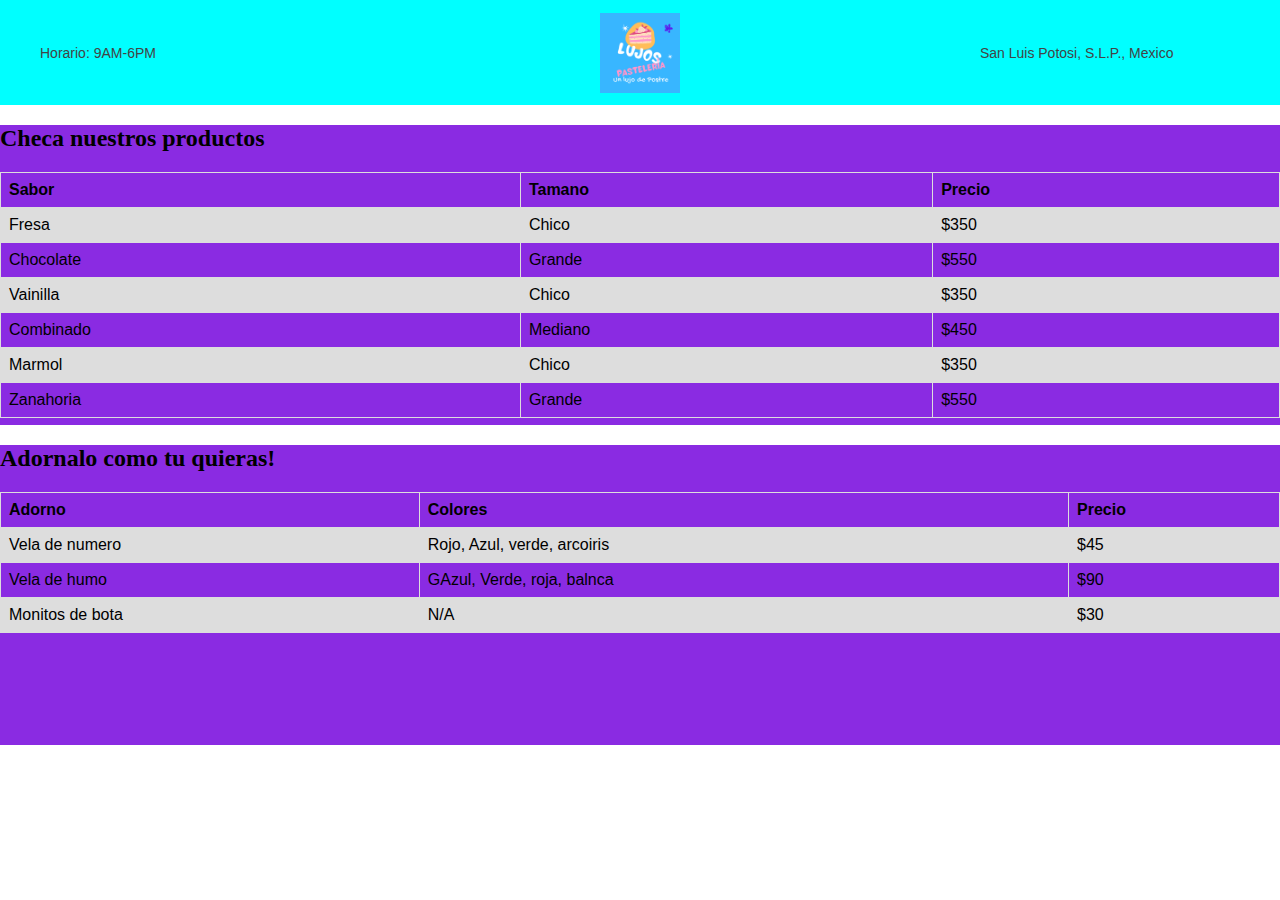
<file: HTML-FrontEnd/Index.html>
<!DOCTYPE html>
<html lang="en">
<head>
    <meta charset="UTF-8">
    <meta http-equiv="X-UA-Compatible" content="IE=edge">
    <meta name="viewport" content="width=device-width, initial-scale=1.0">
    <title>Lujos Pasteleria</title>
    <link href="estilosIndex.css" rel="stylesheet" type="text/css">
</head>
<body>
    <div class="encabezado">
        <div class="containerEncabezado">
          <nav class="informacion">
            <div class="direccion">
              Horario: 9AM-6PM
            </div>
          </nav>
          <nav class="informacion" style="justify-content: center">
            <img src="logo.png" width="80px" height="80px"/>
          </nav>
          <nav class="informacion">
            <div
              class="far fa-clock"
              style="
                margin-left: 135px;
                margin-right: 5px;
                color: #cbcbcb;
                font-size: 20px;
              "
            ></div>
            <div style="white-space: nowrap" class="direccion">
              San Luis Potosi, S.L.P., Mexico
            </div>
          </nav>
        </div>
    </div>
    <div class="contenido">
        <h2>Checa nuestros productos</h2>
        <table>
            <tr>
              <th>Sabor</th>
              <th>Tamano</th>
              <th>Precio</th>
            </tr>
            <tr>
              <td>Fresa</td>
              <td>Chico</td>
              <td>$350</td>
            </tr>
            <tr>
                <td>Chocolate</td>
                <td>Grande</td>
                <td>$550</td>
            </tr>
            <tr>
                <td>Vainilla</td>
                <td>Chico</td>
                <td>$350</td>
            </tr>
            <tr>
                <td>Combinado</td>
                <td>Mediano</td>
                <td>$450</td>
            </tr>
            <tr>
                <td>Marmol</td>
                <td>Chico</td>
                <td>$350</td>
            </tr>
            <tr>
                <td>Zanahoria</td>
                <td>Grande</td>
                <td>$550</td>
            </tr>
          </table>
    </div>
    <div class="contenido">
        <h2>Adornalo como tu quieras!</h2>
        <table>
            <tr>
              <th>Adorno</th>
              <th>Colores</th>
              <th>Precio</th>
            </tr>
            <tr>
              <td>Vela de numero</td>
              <td>Rojo, Azul, verde, arcoiris</td>
              <td>$45</td>
            </tr>
            <tr>
                <td>Vela de humo</td>
                <td>GAzul, Verde, roja, balnca</td>
                <td>$90</td>
            </tr>
            <tr>
                <td>Monitos de bota</td>
                <td>N/A</td>
                <td>$30</td>
            </tr>
          </table>
    </div>
</body>
</html>
</file>
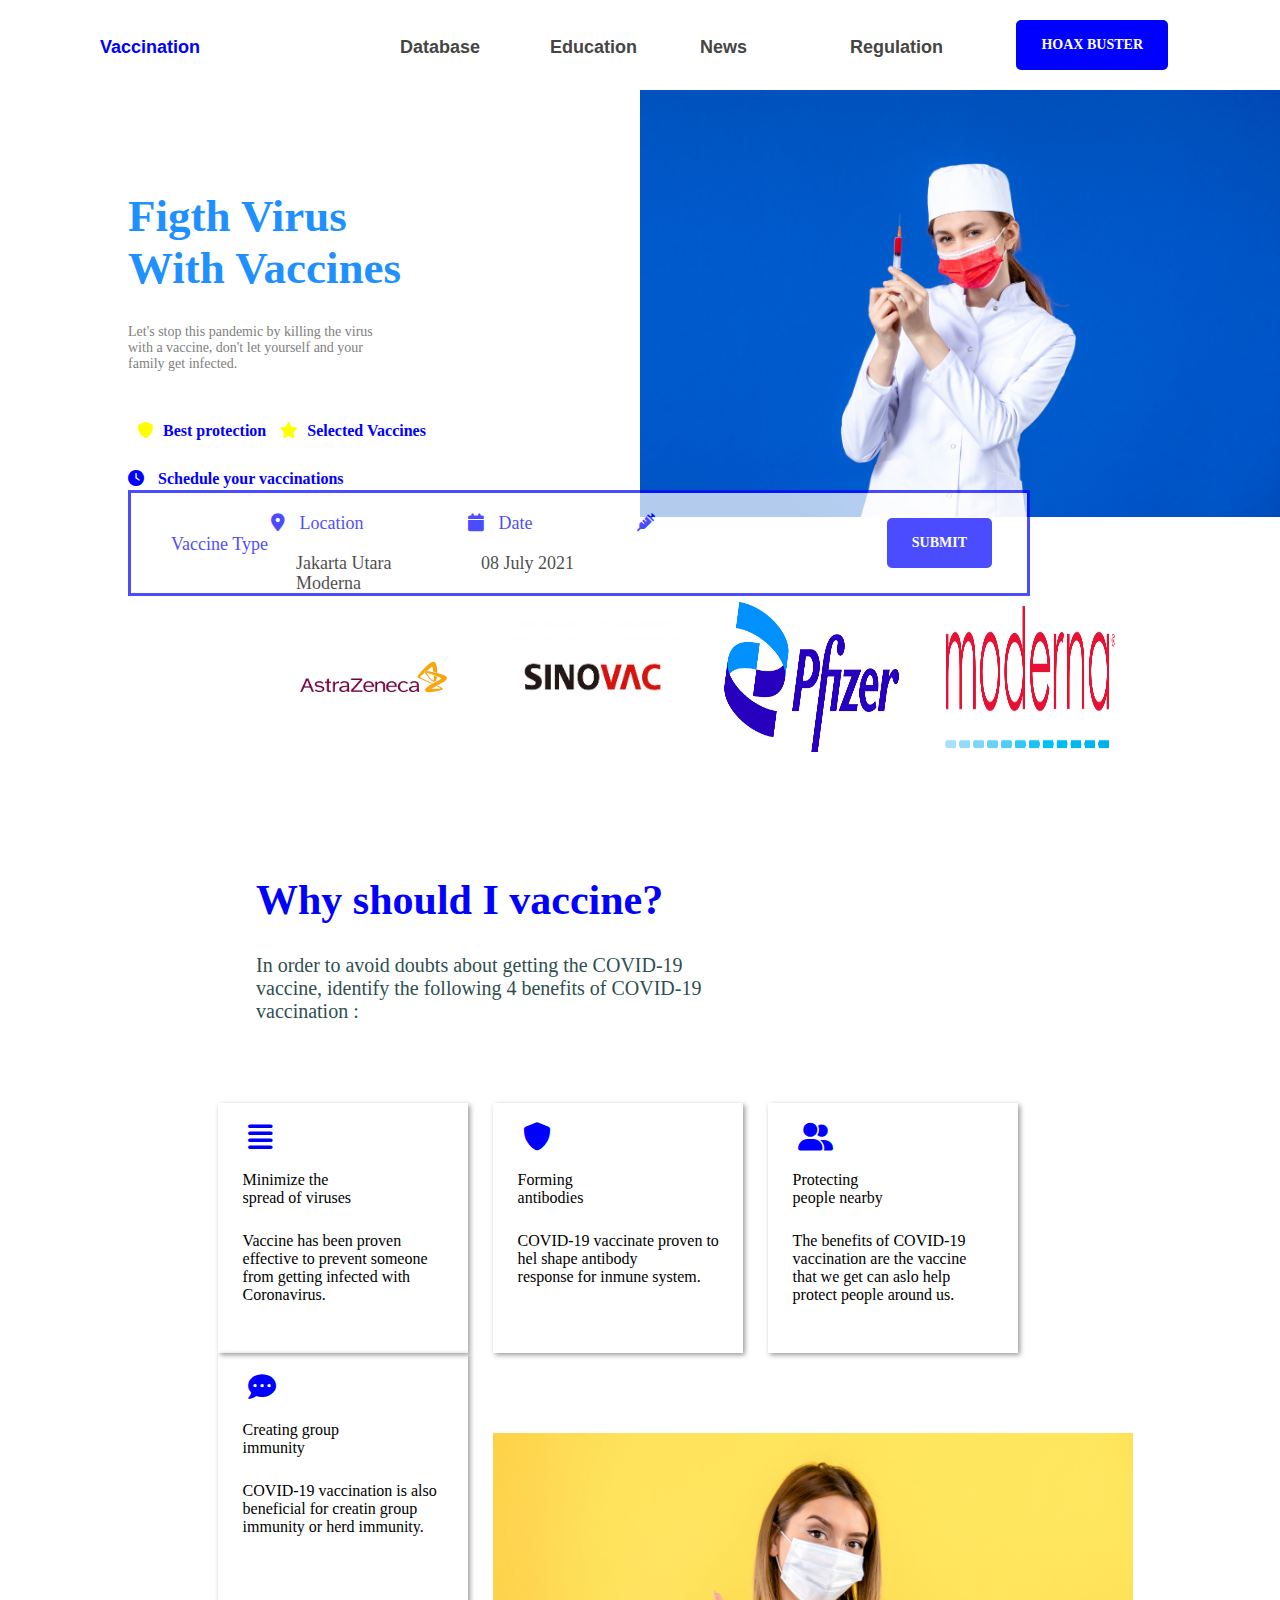
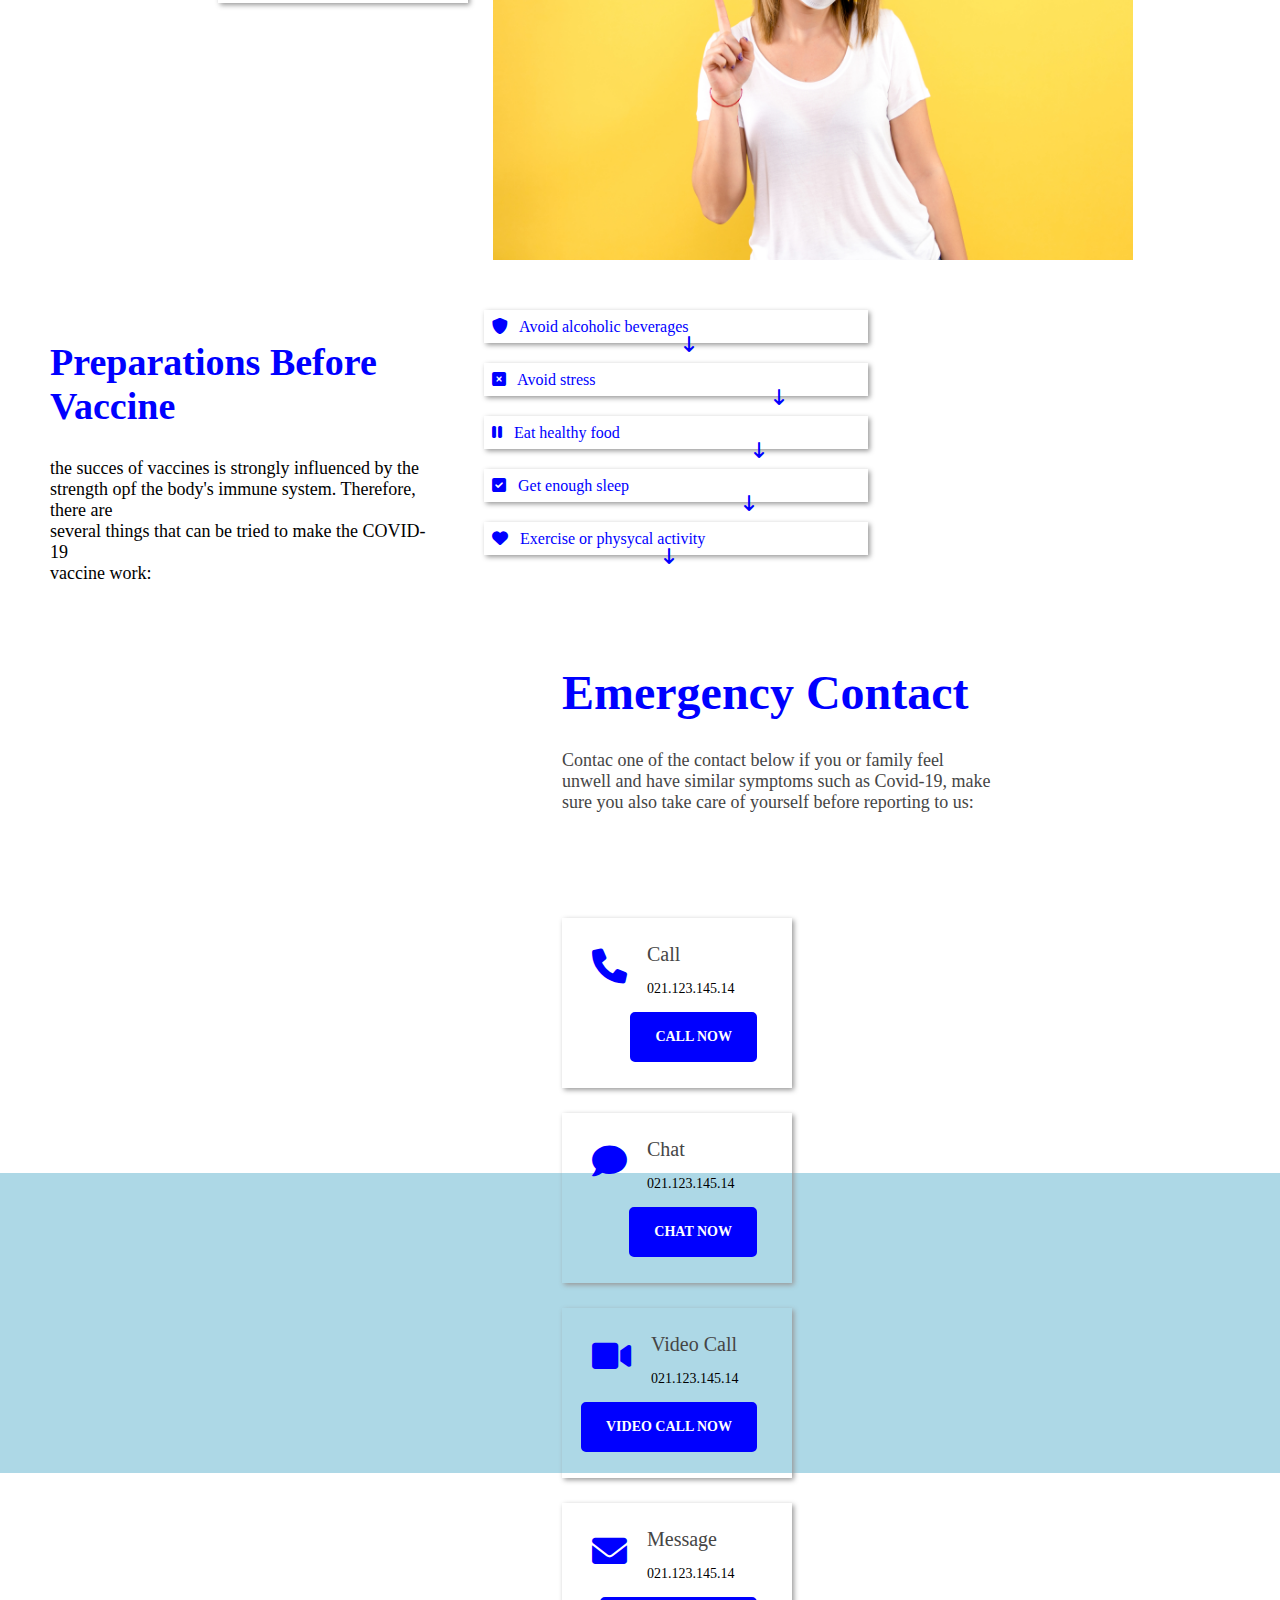
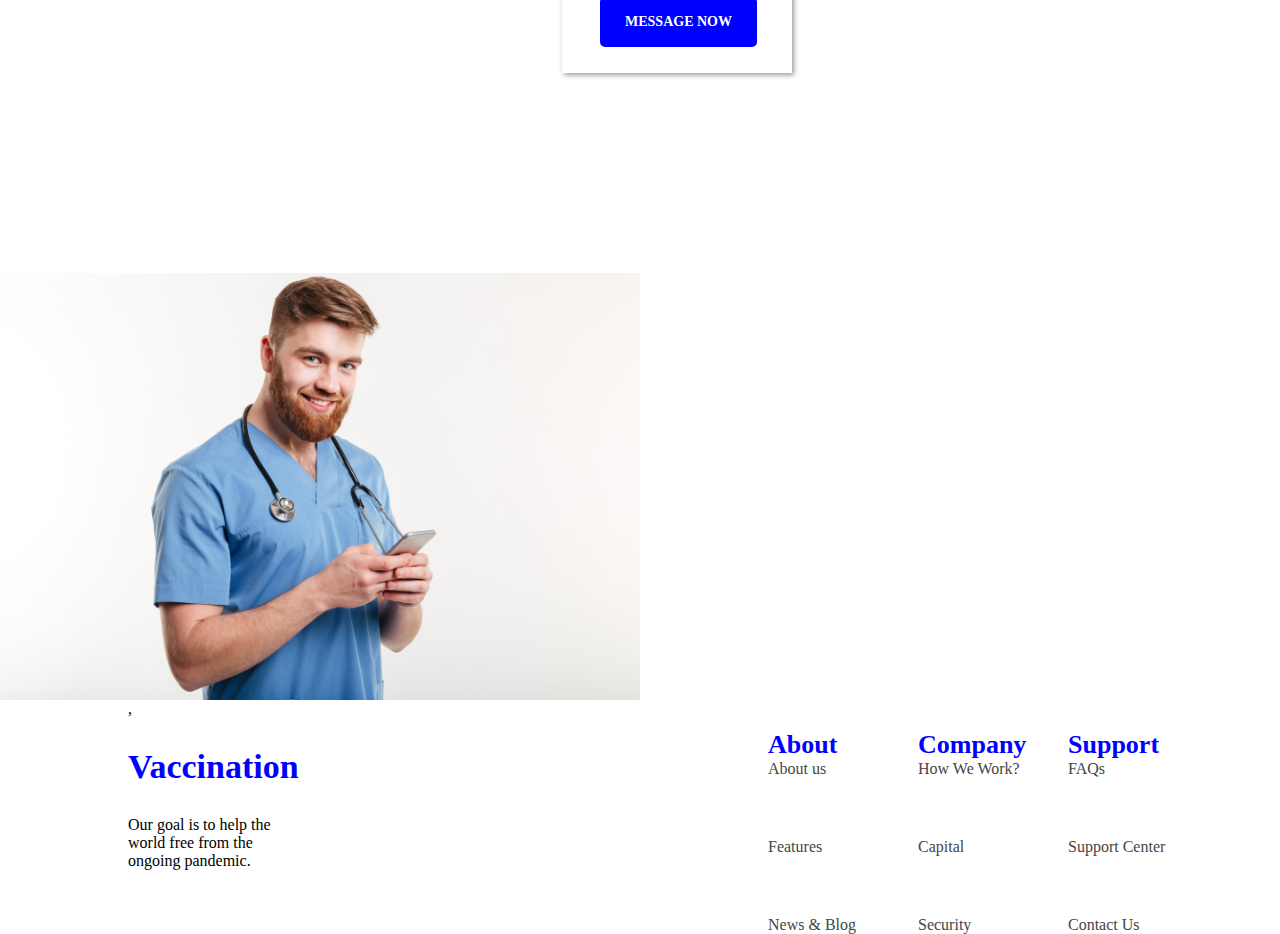
<file: CSS-FrontEnd/Vacunas.html>
<!DOCTYPE html>
<html lang="en">
<head>
    <meta charset="UTF-8">
    <meta http-equiv="X-UA-Compatible" content="IE=edge">
    <meta name="viewport" content="width=device-width, initial-scale=1.0">
    <title>Campana de VacunacionMX</title>
    <link rel="stylesheet" href="https://cdnjs.cloudflare.com/ajax/libs/font-awesome/6.0.0/css/all.min.css" integrity="sha512-9usAa10IRO0HhonpyAIVpjrylPvoDwiPUiKdWk5t3PyolY1cOd4DSE0Ga+ri4AuTroPR5aQvXU9xC6qOPnzFeg==" crossorigin="anonymous" referrerpolicy="no-referrer" />
    <link href="vacunas.css" rel="stylesheet" type="text/css">
    </head>
<body>
    <div class="containerPrincipal">
        <div class="containerMenu">
          <nav class="menu">
            <ol>
                <li class="titulo opMenu">
                    <a href="#">
                       <div class="azul">Vaccination</div> </a>
                  </li>
              <li class="opMenu">
                <a href="#">Database</a>
              </li>
              <li class="opMenu"><a href="#">Education</a></li>
              <li class="opMenu"><a href="#">News</a></li>
              <li class="opMenu">
                <a href="#">Regulation</a>
              </li>
          </nav>
          <a href="#" class="quote" style="margin-top: 20px">Hoax Buster</a>
        </div>
    </div>
    <div class="sigSeccion">
        <div class="title">
            Figth Virus<br>
            With Vaccines
        </div>
        <div class="subText">
            Let's stop this pandemic by killing the virus <br>
            with a vaccine, don't let yourself and your <br>
            family get infected.
        </div>
        <div class="anotations">
            <i class="fa-solid fa-shield-blank iconAnotations"></i>
                Best protection
            <i class="fas fa-star iconAnotations"></i>
                Selected Vaccines
        </div>
        <div class="schedule">
            <i class="fa-solid fa-clock"></i>
            Schedule your vaccinations
        </div>
    </div>
    <img src="enfermera.png" alt="" srcset=""  width="50%" class="fight">
    <div class="reserva">
        <div class="headers">
            <i class="fa-solid fa-location-dot iconSchedule"></i>
            Location
            <i class="fa-solid fa-calendar iconSchedule"></i>
            Date 
            <i class="fa-solid fa-syringe iconSchedule"></i>
            Vaccine Type
        </div>
        <div >
            <a href="#" class="submit" style="margin-top: -25px;margin-right: 35px;">Submit</a>
        
        </div>
        <div class="infoHeaders">
          <div class="tag">Jakarta Utara</div> 
          <div class="tag">08 July 2021</div> 
          <div class="tag">Moderna</div> 
        </div>
    </div>
    <div class="marcas">
        <img src="aztra.png" alt="" class="logos">
        <img src="sinovac1336.jpg" alt="" class="logos">
        <img src="Pfizer_(2021).svg.png" alt="" class="logos">
        <img src="Moderna_logo.svg.png" alt="" class="logos">
    </div>
    <div class="xq">
        <div class="deboVacun">
            Why should I vaccine?
        </div>
        <div class="subDebo">
            In order to avoid doubts about getting the COVID-19 <br>
            vaccine, identify the following 4 benefits of COVID-19 <br>
            vaccination :
        </div>
    </div>
    <div class="cuatroCards">
        <div class="card">
            <i class="fa-solid fa-align-justify iconCard"></i>
            <div class="tituloCard">
                Minimize the <br>
                spread of viruses
            </div>
            
            <div class="parrafoCard">
                Vaccine has been proven <br>
                effective to prevent someone <br>
                from getting infected with <br>
                Coronavirus.
            </div>
        </div>
        <div class="card">
            <i class="fa-solid fa-shield-blank iconCard"></i>
            <div class="tituloCard">
                Forming <br>
                antibodies
            </div>
            <div class="parrafoCard">
                COVID-19 vaccinate proven to <br>
                hel shape antibody <br>
                response for inmune system.
            </div>
        </div>
        <div class="card">
            <i class="fa-solid fa-user-group iconCard"></i>
            <div class="tituloCard">
                Protecting <br>
                people nearby
            </div>
            
            <div class="parrafoCard">
                The benefits of COVID-19 <br>
                vaccination are the vaccine <br>
                that we get can aslo help <br>
                protect people around us.
            </div>
        </div>
        <div class="card">
            <i class="fa-solid fa-comment-dots iconCard"></i>
            <div class="tituloCard">
                Creating group <br>
            immunity
            </div>
            <div class="parrafoCard">
                COVID-19 vaccination is also <br>
                beneficial for creatin group <br>
                immunity or herd immunity.
            </div>
        </div>
    </div>
    <div class="before">
        <img src="personaFondo.png" width="50%" alt="" srcset="" class="imgPersona">
        
        <div class="textBefore">
            Preparations Before Vaccine
            <div class="subBefore">
                the succes of vaccines is strongly influenced by the <br>
                strength opf the body's immune system. Therefore, there are <br>
                several things that can be tried to make the COVID-19 <br>
                vaccine work:
            </div>
        </div>
    </div>
    <div class="desplegablesBefore">
        <div class="desplegable">
            <i class="fa-solid fa-shield-blank iconLeft"></i>
            Avoid alcoholic beverages
            <i class="fa-solid fa-arrow-down-long iconRight"></i>
        </div>
        <div class="desplegable">
            <i class="fa-solid fa-square-xmark iconLeft"></i>
            Avoid stress
            <i class="fa-solid fa-arrow-down-long iconRight" style="margin-left:290px;"></i>
        </div>
        <div class="desplegable">
            <i class="fa-solid fa-pause iconLeft"></i>
            Eat healthy food
            <i class="fa-solid fa-arrow-down-long iconRight" style="margin-left:270px;"></i>
        </div>
        <div class="desplegable">
            <i class="fa-solid fa-square-check iconLeft"></i>
            Get enough sleep
            <i class="fa-solid fa-arrow-down-long iconRight" style="margin-left:260px;"></i>
        </div>
        <div class="desplegable">
            <i class="fa-solid fa-heart iconLeft"></i>
            Exercise or physycal activity
            <i class="fa-solid fa-arrow-down-long iconRight " style="margin-left:180px;"></i>
        </div>
    </div>
    <div class="emergencyContact">
         <div class="titleEmergency">
             Emergency Contact
         </div>
         <div class="subEmergency">
             Contac one of the contact below if you or family feel <br>
             unwell and have similar symptoms such as Covid-19, make <br>
             sure you also take care of yourself before reporting to us:
         </div>
         <div class="contactCards">
             <div class="cardContact">
                <i class="fa-solid fa-phone iconContact"></i>
                <div class="titleContact">
                    Call
                </div>
                <div class="infoContact">
                    021.123.145.14
                </div>
                <div >
                    <a href="#" class="submit" style="margin-top: 15px;margin-right: 35px;">Call Now</a>
                </div>
             </div>
             <div class="cardContact">
                <i class="fa-solid fa-comment iconContact"></i>
                <div class="titleContact">
                    Chat
                </div>
                <div class="infoContact">
                    021.123.145.14
                </div>
                <div >
                    <a href="#" class="submit" style="margin-top: 15px;margin-right: 35px;">Chat Now</a>
                </div>
             </div>
             <div class="cardContact">
                <i class="fa-solid fa-video iconContact"></i>
                <div class="titleContact">
                    Video Call
                </div>
                <div class="infoContact">
                    021.123.145.14
                </div>
                <div >
                    <a href="#" class="submit" style="margin-top: 15px;margin-right: 35px;">Video Call Now</a>
                </div>
            </div>
            <div class="cardContact">
                <i class="fa-solid fa-envelope iconContact"></i>
                <div class="titleContact">
                    Message
                </div>
                <div class="infoContact">
                    021.123.145.14
                </div>
                <div >
                    <a href="#" class="submit" style="margin-top: 15px;margin-right: 35px;">Message Now</a>
                </div>
            </div>
         </div>
    </div>
    <img src="enfermeroFondo.png" width="50%" class="nurse">
    <div class="footer">
       <div class="fLeft">
           ,
           <div class="titFL">
               Vaccination
           </div>
           <div class="subFL">
               Our goal is to help the <br>
               world free from the <br>
               ongoing pandemic.
           </div>
       </div>
       <div class="fRight">
           <div class="optionFooter">
                <div class="titleOptionFooter">
                    About
                </div>
                <div class="subFooter">
                    About us
                </div>
                <div class="subFooter">
                    Features
                </div>
                <div class="subFooter">
                    News & Blog
                </div>
           </div>
           <div class="optionFooter">
            <div class="titleOptionFooter">
                Company
            </div>
            <div class="subFooter">
                How We Work?
            </div>
            <div class="subFooter">
                Capital
            </div>
            <div class="subFooter">
                Security
            </div>
            </div>
            <div class="optionFooter">
                <div class="titleOptionFooter">
                    Support
                </div>
                <div class="subFooter">
                    FAQs
                </div>
                <div class="subFooter">
                    Support Center
                </div>
                <div class="subFooter">
                    Contact Us
                </div>
            </div>
       </div>
    </div>
</body>
</html>
</file>
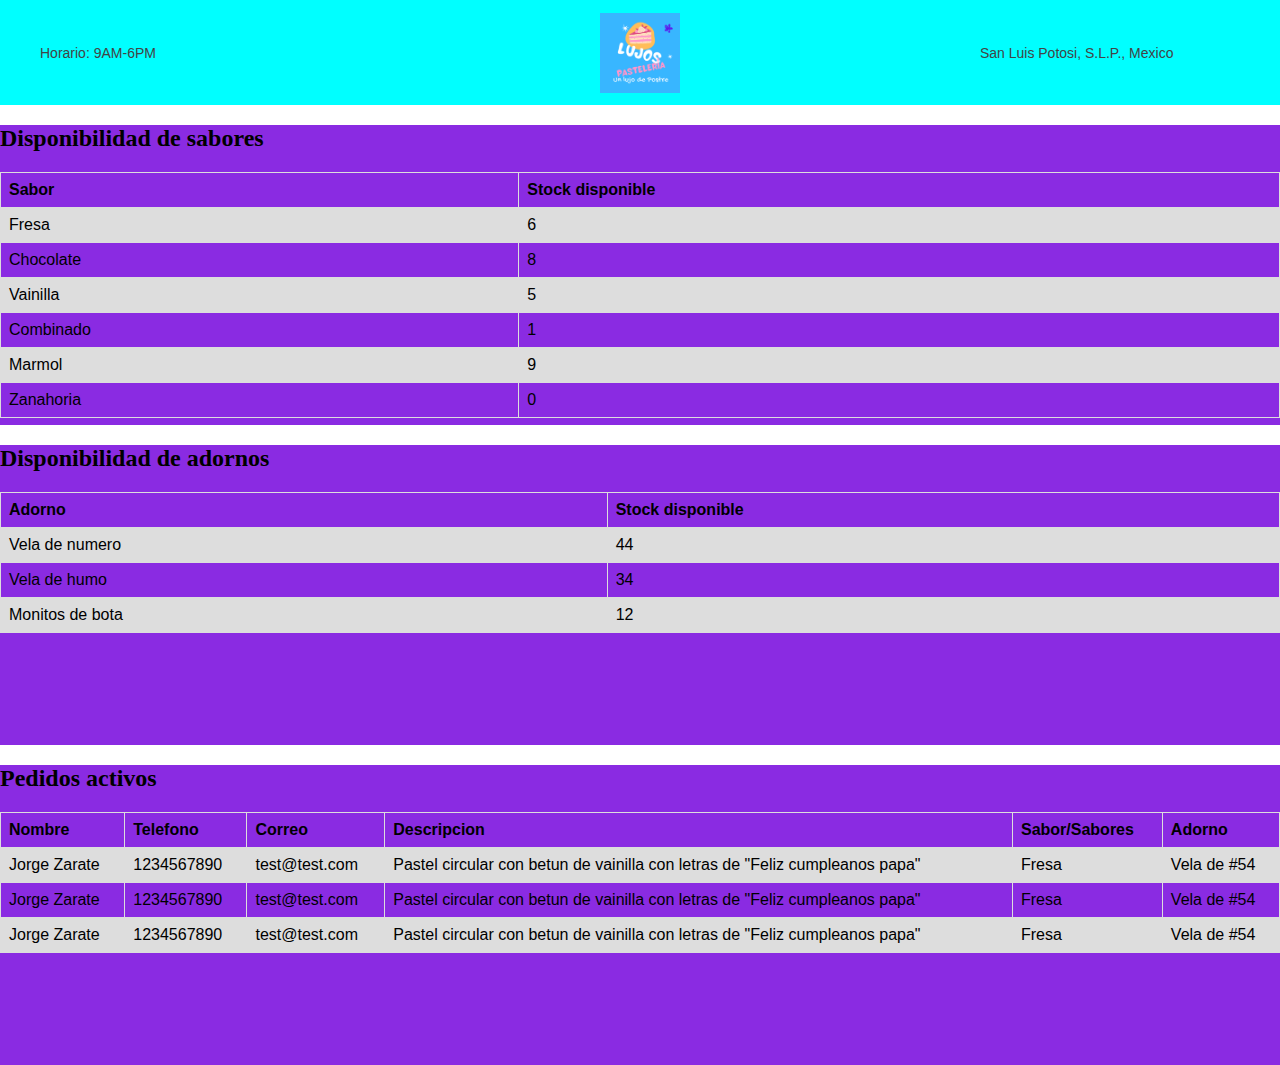
<file: HTML-FrontEnd/pastelero.html>
<!DOCTYPE html>
<html lang="en">
<head>
    <meta charset="UTF-8">
    <meta http-equiv="X-UA-Compatible" content="IE=edge">
    <meta name="viewport" content="width=device-width, initial-scale=1.0">
    <title>Lujos Pasteleria</title>
    <link href="estilosIndex.css" rel="stylesheet" type="text/css">
</head>
<body>
    <div class="encabezado">
        <div class="containerEncabezado">
          <nav class="informacion">
            <div class="direccion">
              Horario: 9AM-6PM
            </div>
          </nav>
          <nav class="informacion" style="justify-content: center">
            <img src="logo.png" width="80px" height="80px"/>
          </nav>
          <nav class="informacion">
            <div
              class="far fa-clock"
              style="
                margin-left: 135px;
                margin-right: 5px;
                color: #cbcbcb;
                font-size: 20px;
              "
            ></div>
            <div style="white-space: nowrap" class="direccion">
              San Luis Potosi, S.L.P., Mexico
            </div>
          </nav>
        </div>
    </div>
    <div class="contenido">
        <h2>Disponibilidad de sabores</h2>
        <table>
            <tr>
              <th>Sabor</th>
              <th>Stock disponible</th>
            </tr>
            <tr>
              <td>Fresa</td>
              <td>6</td>
            </tr>
            <tr>
                <td>Chocolate</td>
                <td>8</td>
            </tr>
            <tr>
                <td>Vainilla</td>
                <td>5</td>
            </tr>
            <tr>
                <td>Combinado</td>
                <td>1</td>
            </tr>
            <tr>
                <td>Marmol</td>
                <td>9</td>
            </tr>
            <tr>
                <td>Zanahoria</td>
                <td>0</td>
            </tr>
          </table>
    </div>
    <div class="contenido">
        <h2>Disponibilidad de adornos</h2>
        <table>
            <tr>
              <th>Adorno</th>
              <th>Stock disponible</th>
            </tr>
            <tr>
              <td>Vela de numero</td>
              <td>44</td>
            </tr>
            <tr>
                <td>Vela de humo</td>
                <td>34</td>
            </tr>
            <tr>
                <td>Monitos de bota</td>
                <td>12</td>
            </tr>
          </table>
    </div>
    <div class="contenido">
        <h2>Pedidos activos</h2>
        <table>
            <tr>
              <th>Nombre</th>
              <th>Telefono</th>
              <th>Correo</th>
              <th>Descripcion</th>
              <th>Sabor/Sabores</th>
              <th>Adorno</th>
            </tr>
            <tr>
              <td>Jorge Zarate</td>
              <td>1234567890</td>
              <td>test@test.com</td>
              <td>Pastel circular con betun de vainilla con letras de "Feliz cumpleanos papa"</td>
              <td>Fresa</td>
              <td>Vela de #54</td>
            </tr>
            <tr>
                <td>Jorge Zarate</td>
              <td>1234567890</td>
              <td>test@test.com</td>
              <td>Pastel circular con betun de vainilla con letras de "Feliz cumpleanos papa"</td>
              <td>Fresa</td>
              <td>Vela de #54</td>
            </tr>
            <tr>
                <td>Jorge Zarate</td>
              <td>1234567890</td>
              <td>test@test.com</td>
              <td>Pastel circular con betun de vainilla con letras de "Feliz cumpleanos papa"</td>
              <td>Fresa</td>
              <td>Vela de #54</td>
            </tr>
          </table>
    </div>
</body>
</html>
</file>
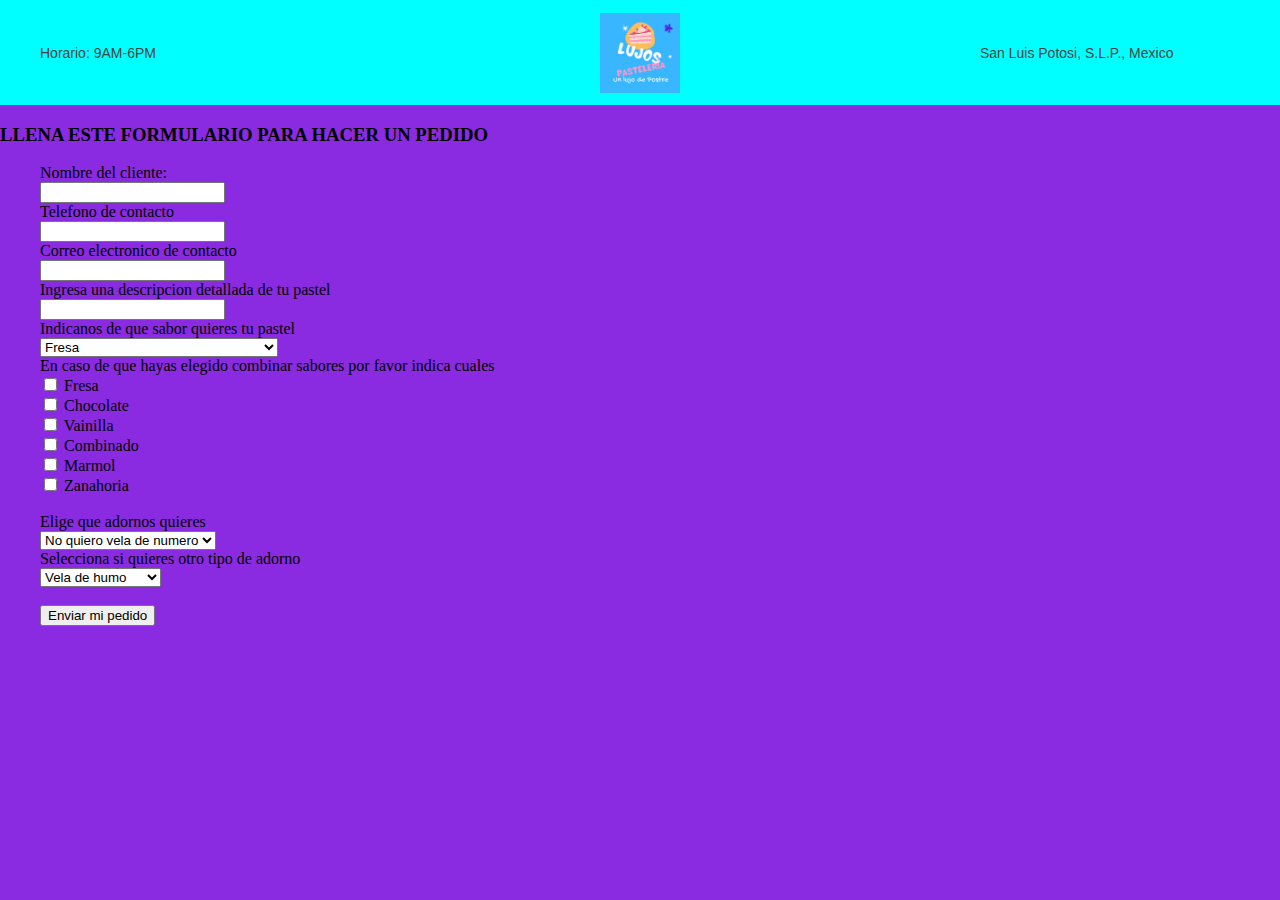
<file: HTML-FrontEnd/Pedido.html>
<!DOCTYPE html>
<html lang="en">
<head>
    <meta charset="UTF-8">
    <meta http-equiv="X-UA-Compatible" content="IE=edge">
    <meta name="viewport" content="width=device-width, initial-scale=1.0">
    <title>Lujos Pasteleria</title>
    <link href="estilosIndex.css" rel="stylesheet" type="text/css">
</head>
<body class="fo">
    <div class="encabezado">
        <div class="containerEncabezado">
          <nav class="informacion">
            <div class="direccion">
                Horario: 9AM-6PM
            </div>
          </nav>
          <nav class="informacion" style="justify-content: center">
            <img src="logo.png" width="80px" height="80px"/>
          </nav>
          <nav class="informacion">
            <div
              class="far fa-clock"
              style="
                margin-left: 135px;
                margin-right: 5px;
                color: #cbcbcb;
                font-size: 20px;
              "
            ></div>
            <div style="white-space: nowrap" class="direccion">
              San Luis Potosi, S.L.P., Mexico
            </div>
          </nav>
        </div>
    </div>
    <h3>LLENA ESTE FORMULARIO PARA HACER UN PEDIDO</h3>
    <form action="#" style="margin-left: 40px;">
        <label for="nombre">
            Nombre del cliente:
        </label><br>
        <input type="text" name="nombre" id="name"><br>
        <label for="tel">Telefono de contacto</label><br>
        <input type="tel" name="tel" id="tel"><br>
        <label for="correo">Correo electronico de contacto</label><br>
        <input type="email" name="correo" id="correo"><br>
        <label for="des">Ingresa una descripcion detallada de tu pastel</label><br>
        <input type="text" name="desc" id="desc"><br>
        <label for="sabores">Indicanos de que sabor quieres tu pastel</label><br>
        <select name="sabores" id="">
            <option value="Fresa">Fresa</option>
            <option value="Chocolate">Chocolate</option>
            <option value="Vainilla">Vainilla</option>
            <option value="Combinado">Combinado</option>
            <option value="Marmol">Marmol</option>
            <option value="Zanahoria">Zanahoria</option>
            <option value="Fresa">Quiero combinar uno o mas sabores</option>
        </select><br>
        <label for="combinacion">En caso de que hayas elegido combinar sabores por favor indica cuales</label><br>
        <input type="checkbox" name="Fresa" id="Fresa"> Fresa <br>
        <input type="checkbox" name="Fresa" id="Fresa"> Chocolate <br>
        <input type="checkbox" name="Fresa" id="Fresa"> Vainilla <br>
        <input type="checkbox" name="Fresa" id="Fresa"> Combinado <br>
        <input type="checkbox" name="Fresa" id="Fresa"> Marmol <br>
        <input type="checkbox" name="Fresa" id="Fresa"> Zanahoria <br>
        <br>
        <label for="adornos">Elige que adornos quieres</label><br>
        <select name="adornos" id="adornos">
            <option value="1">No quiero vela de numero</option>
            <option value="1">1</option>
            <option value="1">2</option>
            <option value="1">3</option>
            <option value="1">4</option>
            <option value="1">5</option>
            <option value="1">6</option>
            <option value="1">7</option>
            <option value="1">8</option>
            <option value="1">9</option>
            <option value="1">0</option>
        </select><br>
        <label for="">Selecciona si quieres otro tipo de adorno</label><br>
        <select name="otrosAdibis" id="">
            <option value="">Vela de humo</option>
            <option value="">Monitos de boda</option>
        </select><br><br>
        <input type="submit" value="Enviar mi pedido">
    </form>
</body>
</file>
<file: HTML-FrontEnd/estilosIndex.css>
body{
    padding: 0px;
    margin: 0px;
}
.encabezado {
    height: 105px;
    width: 100%;
    background-color: cyan;
}
.containerEncabezado {
    width: 1200px;
    margin: 0 auto;
    height: 105px;
}
.informacion {
    float: left;
    height: 105px;
    width: 33.33%;
    align-items: center;
    display: flex;
}
.direccion {
    color: #434345;
    font-family: Verdana, Geneva, Tahoma, sans-serif;
    font-size: 14px;
}
.contenido {
    height: 300px;
    background-color: blueviolet;
  }
  table {
    font-family: arial, sans-serif;
    border-collapse: collapse;
    width: 100%;
    margin-left: auto;
    margin-right: auto;
  }
  
  td, th {
    border: 1px solid #dddddd;
    text-align: left;
    padding: 8px;
  }
  
  tr:nth-child(even) {
    background-color: #dddddd;
  }
  .fo{
      background-color: blueviolet;
  }
</file>
<file: CSS-FrontEnd/vacunas.css>
body{
    margin: 0px;
    padding: 0px;
}
.containerPrincipal {
    width: 1140px;
    height: 90px;
    margin: 0 auto;
}
.containerMenu {
    height: 90px;
    width: 1100px;
    float: left;
}
.menu {
    background-color: white;
    float: left;
    height: 90px;
    width: 900px;
}
ol {
    padding: 0px;
    margin: 0px;
}
.titulo {
    margin-right: 150px;
   color: blue;
}
.azul{
    color: blue;
    font-size: 18px;
    font-weight: 800;
}
.opMenu {
    list-style: none;
    float: left;
    width: 150px;
}
.opMenu > a {
    text-decoration: none;
    color: #454545;
    text-transform: capitalize;
    font-weight: 600;
    padding-left: 30px;
    padding-top: 37px;
    display: block;
    font-family: "Poppins", sans-serif;
    font-size: 18px;
}
.opMenu:hover .subMenu {
    opacity: 1;
    display: block;
    top: 0px;
}
.quote {
    background-color: blue;
    border: 2px solid blue;
    text-align: center;
    text-decoration: none;
    font-size: 14px;
    font-weight: 600;
    margin: 4px 2px;
    color: white;
    transition: background-color, color 0.5s linear;
    float: right;
    text-transform: uppercase;
    padding: 15px 23px;
    border-radius: 5px;
    transition: all 0.3s ease-in;
}
a.quote:hover {
    background-color: white;
    color: blue;
}
.sigSeccion{
    width: 50%;
    height: 511px;
    float: left;
}
.fight{
    float: left;
}
.title{
    margin-top: 100px;
    margin-left: 20%;
    font-size: 45px;
    color: dodgerblue;
    font-weight: bold;
}
.subText{
    margin-left:  20%;
    margin-top: 30px;
    font-size: 14px;
    color: gray;
}
.anotations{
    margin-top: 50px;
    margin-left:  20%;
    color: blue;
    font-weight: bold;
}
.iconAnotations{
    color: yellow;
    margin-right: 5px;
    margin-left: 10px;
}
.schedule{
    margin-top: 30px;
    margin-left: 20%;
    color: blue;
    font-weight: bold;
}
.fa-clock{
    margin-right: 10px;
}
.reserva{
    width: 70%;
    height: 100px;
    background-color: white;
    margin-top: 400px;
    margin-left: 10%;
    z-index: 2;
    position: absolute;
    border: blue 3px solid;
    opacity: 0.7;
}
.headers{
    width: 60%;
    height: 30px;
    margin-top: 20px;
    margin-left: 40px;
    color: blue;
    font-size: 18px;
}
.iconSchedule{
    margin-left: 100px;
    margin-right: 10px;
}
.infoHeaders{
    width: 60%;
    height: 30px;
    margin-top: 10px;
    margin-left: 130px;
    display: inline;
    float: left;
}
.tag{
    width: 150px;
    height: 20px;
    float: left;
    margin-left: 35px;
    font-size: 18px;
}
.submit{
     background-color: blue;
    border: 2px solid blue;
    text-align: center;
    text-decoration: none;
    font-size: 14px;
    font-weight: 600;
    margin: 4px 2px;
    color: white;
    transition: background-color, color 0.5s linear;
    float: right;
    text-transform: uppercase;
    padding: 15px 23px;
    border-radius: 5px;
    transition: all 0.3s ease-in;
    
}
.marcas{
    margin-top: 512px;
    margin-left: 20%;
}
.logos{
    width: 175px;
    height: 150px;
    margin-left: 30px;
    margin-right: 10px;
}
.xq{
    width: 100%;
}
.deboVacun{
    margin-top: 120px;
    margin-left: 20%;
    font-size: 42px;
    color: blue;
    font-weight: bold;
}
.subDebo{
    margin-top: 30px;
    margin-left: 20%;
    color: darkslategrey;
    font-size: 20px;
}
.cuatroCards{
    margin-left: 17%;
    margin-top: 80px;
}
.card{
    width: 250px;
    height: 250px;
    float: left;
    margin-right:25px ;
    box-shadow: 2px 2px 5px #999;
}
.parrafoCard{
margin-top: 25px;
margin-left: 25px;
}
.iconCard{
    margin-right: 170px;
    margin-bottom: 20px;
    font-size: 28px;
    color: blue;
    margin-left: 30px;
    margin-top: 20px;
}
.tituloCard{
    margin-left: 25px;
}
.imgPersona{
    margin-top: 80px;
    float: left;
}
.textBefore{
    float: left;
    width: 30%;
    margin-top: 80px;
    margin-left: 50px;
    font-size: 38px;
    color: blue;
    font-weight: bold;
}
.subBefore{
    margin-top: 30px;
    font-size: 18px;
    color: black;
    font-weight: 100;
}
.desplegablesBefore{
    float: left;
    width: 30%;
    margin-left: 50px;
    margin-top: 30px;
    margin-bottom: 20px;
}
.desplegable{
    margin-top: 20px;
    box-shadow: 2px 2px 5px #999;
    height: 33px;
    color: blue;
}
.iconLeft{
    margin-left: 8px;
    margin-right: 8px;
    margin-top: 8px;
    color: blue;
}
.iconRight{
    color: blue;
    margin-left: 200px;
}
.emergencyContact{
    margin-top: 20px;
    width: 50%;
    float: left;
}
.nurse{
    margin-top: 200px;
    float: left;
}
.titleEmergency{
    font-size: 48px;
    color: blue;
    font-weight: bold;
    margin-top: 70px;
    margin-left: 20%;
}
.subEmergency{
    margin-left: 20%;
    margin-top: 30px;
    color: #454545;
    font-size: 18px;
}
.contactCards{
    background-color: red;
    margin-left: 20%;
    margin-top: 80px;
}
.cardContact{
width: 230px;
height: 170px;
float: left;
box-shadow: 2px 2px 5px #999;
margin-top: 25px;
margin-right: 35px; 
}
.titleContact{
    margin-top: 25px;
    font-size: 20px;
    color: #454545;
}
.infoContact{
    margin-top: 15px;
    font-size: 14px;
}
.iconContact{
    float: left;
    font-size: 35px;
    color: blue;
    margin-top: 30px;
    margin-left: 30px;
    margin-right: 20px;
}
.footer{
    background-color:lightblue;
    margin-top: 1750px;
    width: 100%;
    height: 300px;
}
.fLeft{
    margin-left: 10%;
    width: 50%;
    float: left;
}
.titFL{
    margin-top: 30px;
    font-size: 34px;
    color: blue;
    font-weight: bold;
}
.subFL{
    margin-top: 30px;
}
.fRight{
    width: 40%;
    float: left;
}
.optionFooter{
    float: left;
    width: 150px;
}
.titleOptionFooter{
    float: left;
    margin-top: 30px;
    font-size: 26px;
    color: blue;
    font-weight: bold;
}
.subFooter{
    margin-top: 60px;
    font-size: 16px;
    color: #454545;

}
</file>
